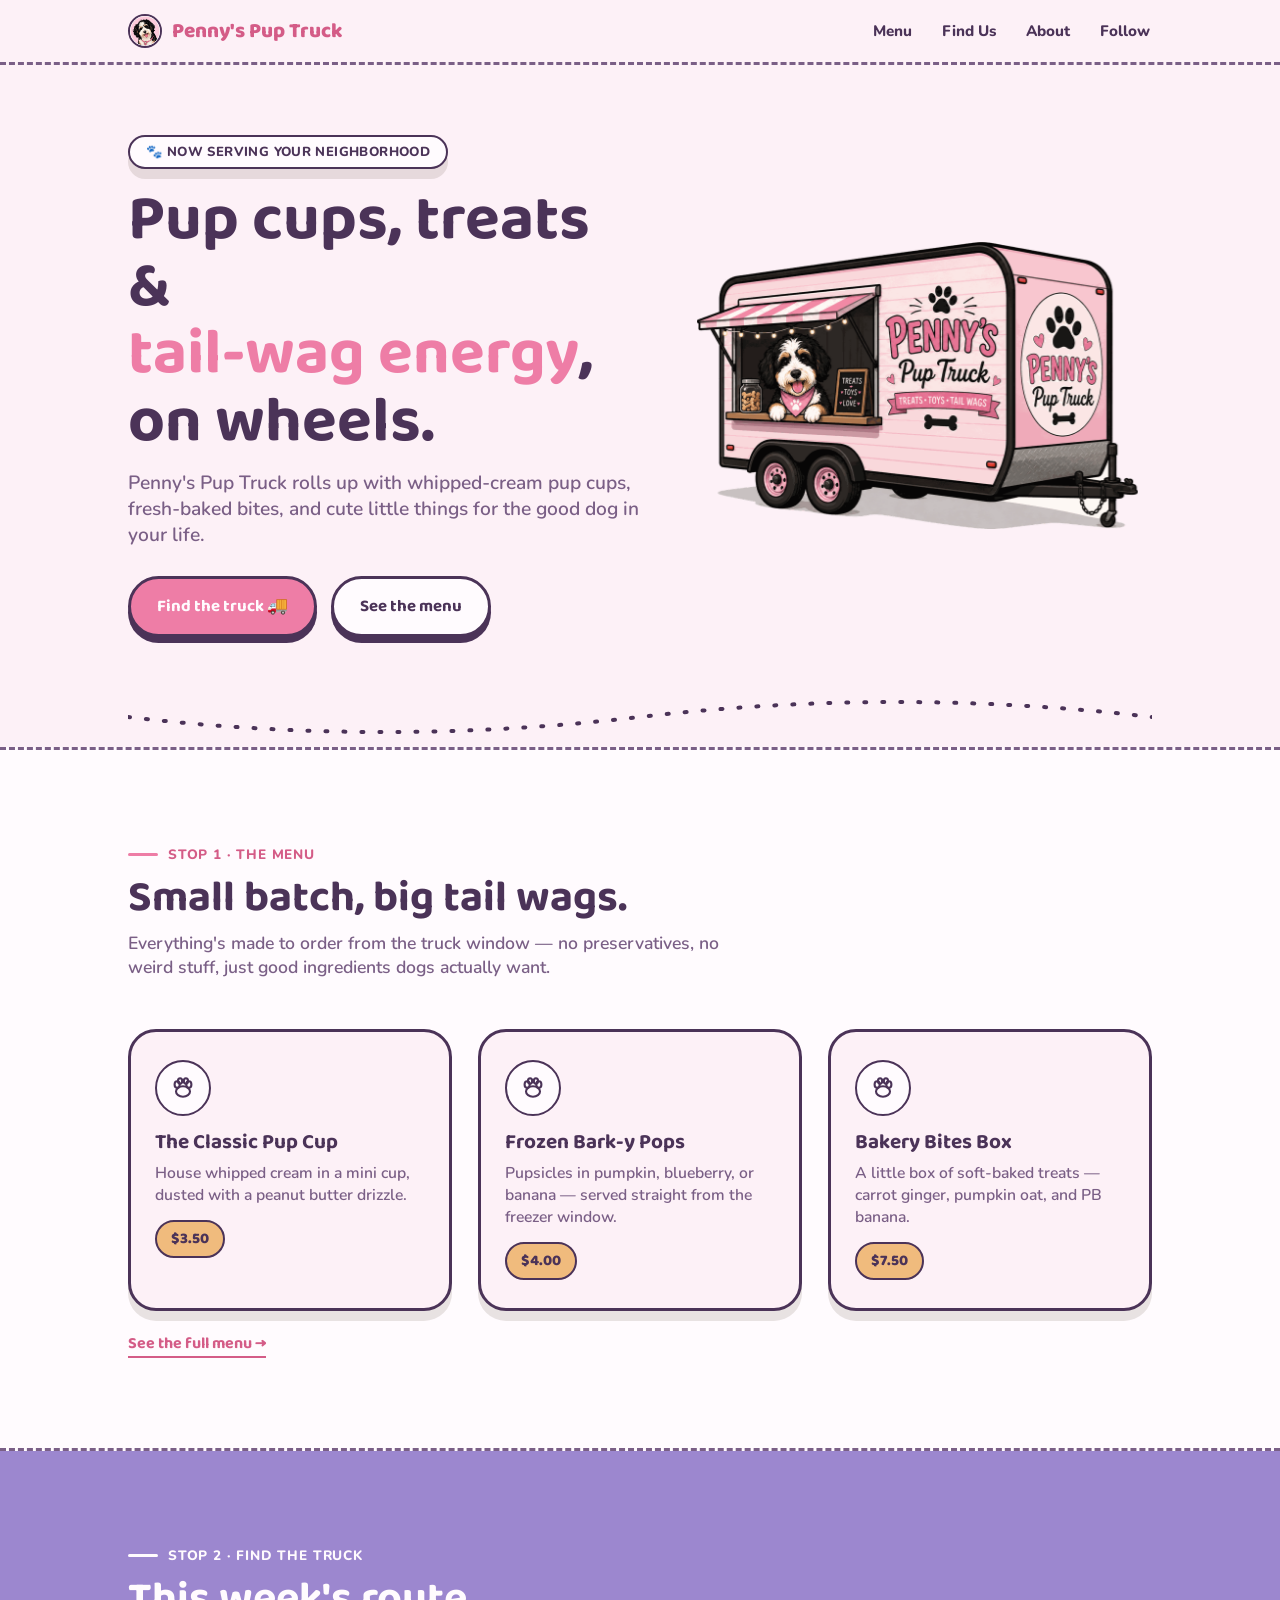
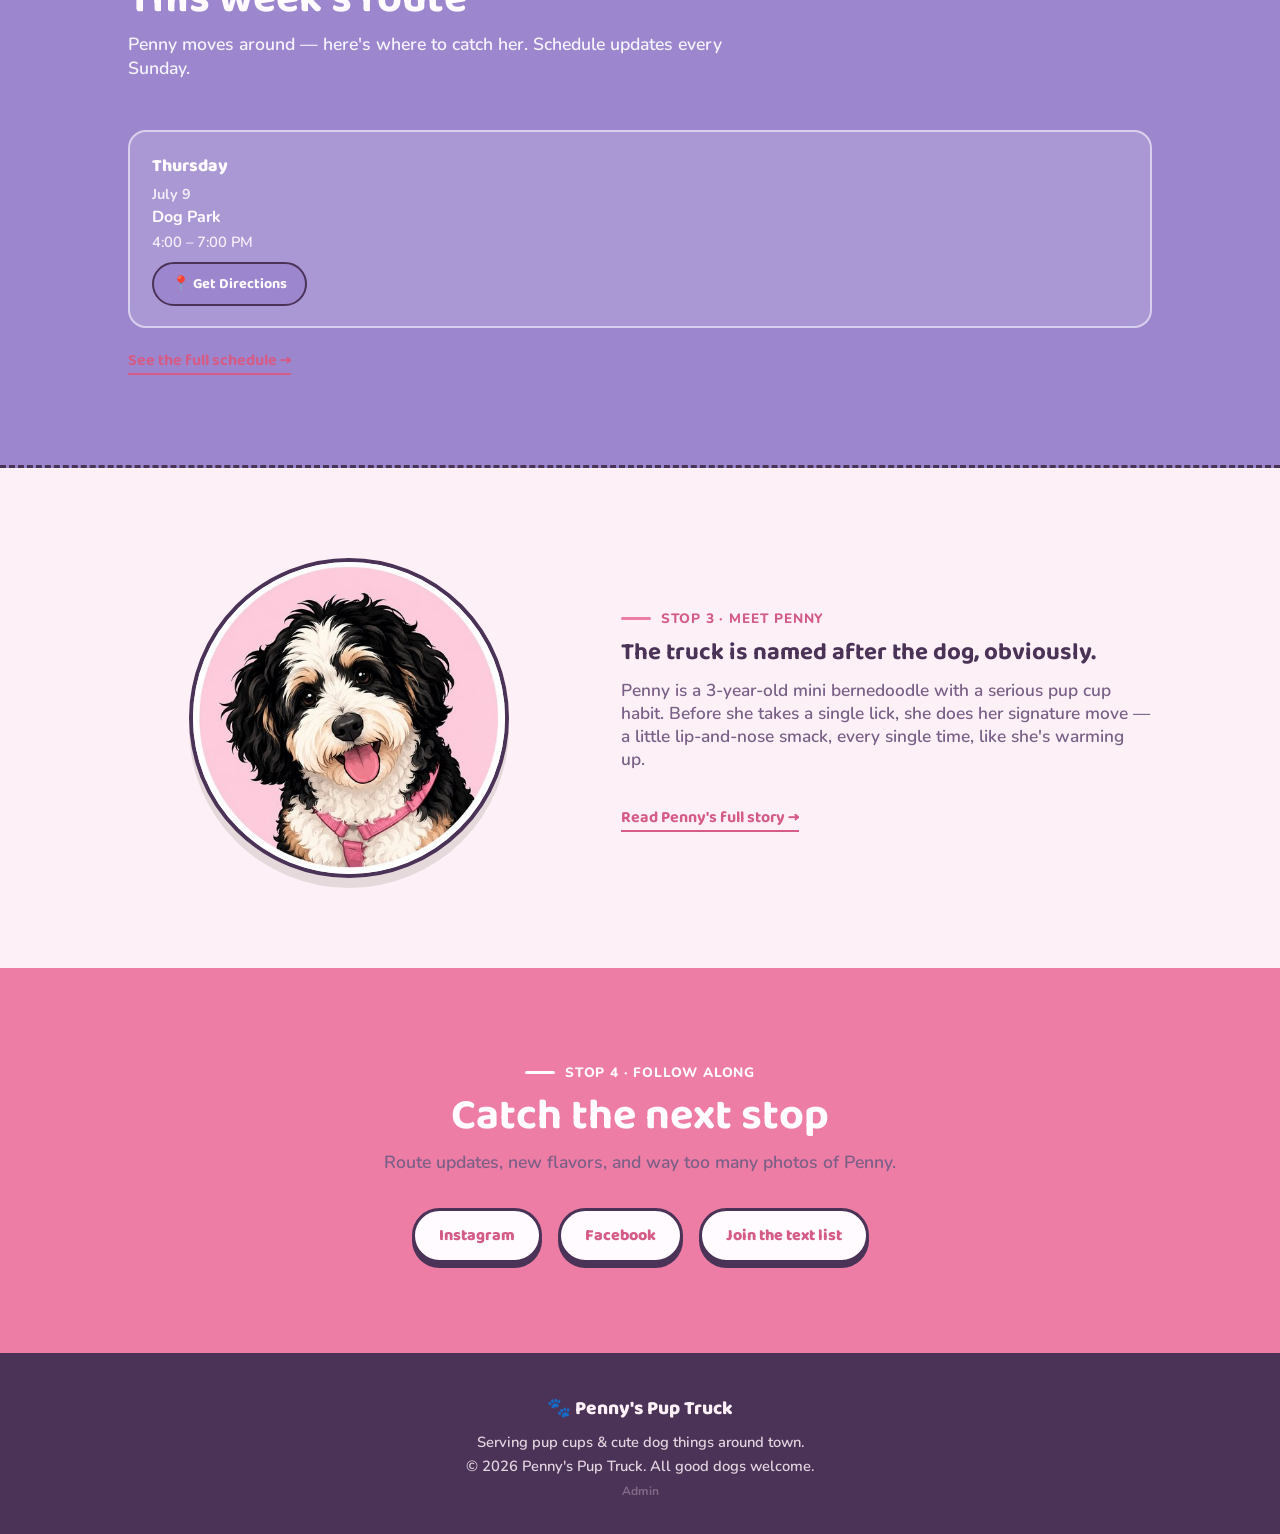
<file: index.html>
<!DOCTYPE html>
<html lang="en">
<head>
<meta charset="UTF-8">
<meta name="viewport" content="width=device-width, initial-scale=1.0">
<title>Penny's Pup Truck — Pup Cups & Cute Dog Things</title>
<link rel="preconnect" href="https://fonts.googleapis.com">
<link rel="preconnect" href="https://fonts.gstatic.com" crossorigin>
<link href="https://fonts.googleapis.com/css2?family=Baloo+2:wght@500;600;700;800&family=Nunito:ital,wght@0,400;0,600;0,700;0,800;1,700&display=swap" rel="stylesheet">
<script src="https://accounts.google.com/gsi/client" async defer></script>
<link rel="stylesheet" href="styles.css">

</head>
<body>

<nav class="nav">
  <div class="wrap">
    <div class="logo">
      <a href="about.html" class="logo-icon-link">
        <img src="images/logo.jpg" alt="Penny" class="logo-icon" id="nav-logo-img">
      </a>
      <a href="index.html" class="logo-text-link">Penny's Pup Truck</a>
    </div>
    <ul>
      <li><a href="menu.html">Menu</a></li>
      <li><a href="find.html">Find Us</a></li>
      <li><a href="about.html">About</a></li>
      <li><a href="#follow">Follow</a></li>
    </ul>
  </div>
</nav>

<div class="edit-mode-banner">✏️ You're editing this site — click any text or photo to change it, use the + buttons to add items, then hit "Save changes" below when you're done.</div>

<header class="hero">
  <div class="wrap">
    <div>
      <span class="eyebrow" id="hero-eyebrow">🐾 Now serving your neighborhood</span>
      <h1 id="hero-title">Pup cups, treats &amp;<br><span class="hl">tail-wag energy</span>,<br>on wheels.</h1>
      <p class="lede" id="hero-lede">Penny's Pup Truck rolls up with whipped-cream pup cups, fresh-baked bites, and cute little things for the good dog in your life.</p>
      <div class="btn-row">
        <a href="find.html" class="btn btn-primary">Find the truck 🚚</a>
        <a href="#menu" class="btn btn-secondary">See the menu</a>
      </div>
    </div>
    <div class="truck-scene">
      <div class="truck">
        <img src="images/truck.png" alt="Penny's Pup Truck, a pink food trailer with Penny the dog serving from the window" class="truck-img" id="truck-img">
      </div>
    </div>
  </div>
</header>

<div class="route-section">
  <div class="route-line">
    <svg viewBox="0 0 1024 60" preserveAspectRatio="none" xmlns="http://www.w3.org/2000/svg">
      <path d="M0,30 Q256,60 512,30 T1024,30" fill="none" stroke="#4B3358" stroke-width="4" stroke-dasharray="2 16" stroke-linecap="round"/>
    </svg>
  </div>
</div>

<section id="news" class="news" style="display:none;">
  <div class="wrap">
    <div class="section-head">
      <span class="stop-label">Fresh off the truck</span>
      <h2>Latest news</h2>
    </div>
    <div class="news-list" id="news-list"></div>
  </div>
</section>

<section id="menu" class="menu">
  <div class="wrap">
    <div class="section-head">
      <span class="stop-label">Stop 1 · The Menu</span>
      <h2>Small batch, big tail wags.</h2>
      <p>Everything's made to order from the truck window — no preservatives, no weird stuff, just good ingredients dogs actually want.</p>
    </div>
    <div class="menu-grid" id="menu-teaser-grid"></div>
    <a href="menu.html" class="see-more-link">See the full menu →</a>
  </div>
</section>

<section id="find" class="find">
  <div class="wrap">
    <div class="section-head">
      <span class="stop-label">Stop 2 · Find The Truck</span>
      <h2>This week's route</h2>
      <p>Penny moves around — here's where to catch her. Schedule updates every Sunday.</p>
    </div>
    <div class="schedule" id="find-teaser"></div>
    <a href="find.html" class="see-more-link">See the full schedule →</a>
  </div>
</section>

<section id="about" class="about">
  <div class="wrap">
    <div class="penny-badge">
      <img src="images/penny.jpg" alt="Penny, the mini bernedoodle behind Penny's Pup Truck" id="about-photo-img">
    </div>
    <div>
      <span class="stop-label">Stop 3 · Meet Penny</span>
      <h2>The truck is named after the dog, obviously.</h2>
      <p id="about-p1"></p>
      <a href="about.html" class="see-more-link">Read Penny's full story →</a>
    </div>
  </div>
</section>

<section id="follow" class="follow">
  <div class="wrap">
    <span class="stop-label">Stop 4 · Follow Along</span>
    <div class="section-head">
      <h2>Catch the next stop</h2>
      <p>Route updates, new flavors, and way too many photos of Penny.</p>
    </div>
    <div class="follow-links">
      <a href="#" id="link-instagram">Instagram</a>
      <a href="#" id="link-facebook">Facebook</a>
      <a href="#" id="link-textlist">Join the text list</a>
    </div>
  </div>
</section>

<footer>
  <div class="wrap">
    <div class="logo">🐾 <span id="footer-name">Penny's Pup Truck</span></div>
    <p id="footer-tagline">Serving pup cups &amp; cute dog things around town.</p>
    <p>© <span id="year"></span> <span id="footer-name-2">Penny's Pup Truck</span>. All good dogs welcome.</p>
    <p><button type="button" class="admin-btn" id="admin-open-btn">Admin</button></p>
  </div>
</footer>

<div class="signin-overlay" id="signin-overlay" style="display:none;">
  <div class="signin-card">
    <button type="button" class="signin-close" id="signin-close-btn">&times;</button>
    <h3>🐾 Admin Sign In</h3>
    <p>Sign in with the Google account that manages this site.</p>
    <div id="google-signin-button"></div>
    <div id="signin-status"></div>
  </div>
</div>

<div class="admin-toolbar" id="admin-toolbar" style="display:none;">
  <span class="status" id="admin-status">Editing</span>
  <div class="actions">
    <button class="save-btn" id="edit-save-btn">Save changes</button>
    <button class="exit-btn" id="edit-signout-btn">Sign out</button>
  </div>
</div>

<input type="file" id="file-navLogo" accept="image/*" style="display:none">
<input type="file" id="file-truck" accept="image/*" style="display:none">
<input type="file" id="file-aboutPhoto" accept="image/*" style="display:none">
<input type="file" id="file-collage" accept="image/*" style="display:none">

<div class="directions-overlay" id="directions-overlay">
  <div class="directions-card">
    <button type="button" class="directions-close" id="directions-close-btn">&times;</button>
    <h3>Get Directions</h3>
    <p id="directions-place-name"></p>
    <a href="#" target="_blank" rel="noopener" class="map-choice-btn" id="directions-google-link">Open in Google Maps</a>
    <a href="#" target="_blank" rel="noopener" class="map-choice-btn" id="directions-apple-link">Open in Apple Maps</a>
  </div>
</div>

<script src="site.js"></script>
</body>
</html>
</file>
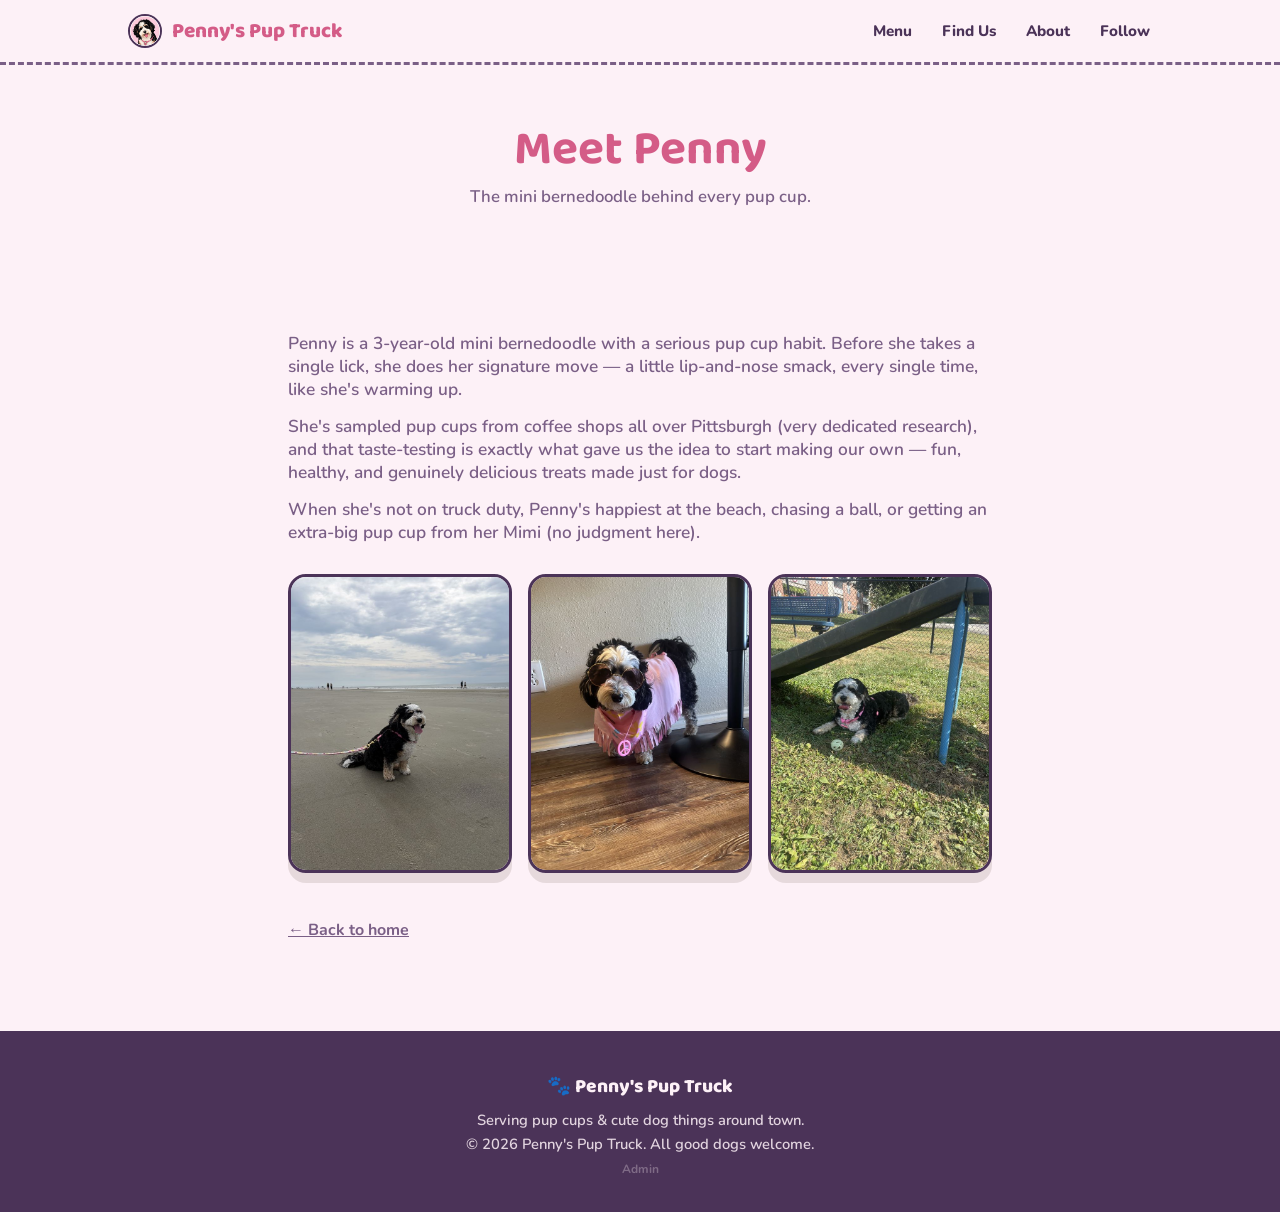
<file: about.html>
<!DOCTYPE html>
<html lang="en">
<head>
<meta charset="UTF-8">
<meta name="viewport" content="width=device-width, initial-scale=1.0">
<title>Meet Penny — Penny's Pup Truck</title>
<link rel="preconnect" href="https://fonts.googleapis.com">
<link rel="preconnect" href="https://fonts.gstatic.com" crossorigin>
<link href="https://fonts.googleapis.com/css2?family=Baloo+2:wght@500;600;700;800&family=Nunito:ital,wght@0,400;0,600;0,700;0,800;1,700&display=swap" rel="stylesheet">
<script src="https://accounts.google.com/gsi/client" async defer></script>
<link rel="stylesheet" href="styles.css">
</head>
<body>

<nav class="nav">
  <div class="wrap">
    <div class="logo">
      <a href="about.html" class="logo-icon-link">
        <img src="images/logo.jpg" alt="Penny" class="logo-icon" id="nav-logo-img">
      </a>
      <a href="index.html" class="logo-text-link">Penny's Pup Truck</a>
    </div>
    <ul>
      <li><a href="menu.html">Menu</a></li>
      <li><a href="find.html">Find Us</a></li>
      <li><a href="about.html">About</a></li>
      <li><a href="index.html#follow">Follow</a></li>
    </ul>
  </div>
</nav>

<div class="edit-mode-banner">✏️ You're editing this site — click any text or photo to change it, use the + buttons to add items, then hit "Save changes" below when you're done.</div>

<section class="page-header">
  <div class="wrap">
    <h1>Meet Penny</h1>
    <p>The mini bernedoodle behind every pup cup.</p>
  </div>
</section>

<section id="about-full" class="about">
  <div class="wrap" style="display:block; max-width:760px;">
    <p id="about-p1"></p>
    <p id="about-p2"></p>
    <p id="about-p3"></p>

    <div class="collage-grid" id="about-collage"></div>

    <a href="index.html" class="back-home-link">← Back to home</a>
  </div>
</section>

<footer>
  <div class="wrap">
    <div class="logo">🐾 <span id="footer-name">Penny's Pup Truck</span></div>
    <p id="footer-tagline">Serving pup cups &amp; cute dog things around town.</p>
    <p>© <span id="year"></span> <span id="footer-name-2">Penny's Pup Truck</span>. All good dogs welcome.</p>
    <p><button type="button" class="admin-btn" id="admin-open-btn">Admin</button></p>
  </div>
</footer>

<div class="signin-overlay" id="signin-overlay" style="display:none;">
  <div class="signin-card">
    <button type="button" class="signin-close" id="signin-close-btn">&times;</button>
    <h3>🐾 Admin Sign In</h3>
    <p>Sign in with the Google account that manages this site.</p>
    <div id="google-signin-button"></div>
    <div id="signin-status"></div>
  </div>
</div>

<div class="admin-toolbar" id="admin-toolbar" style="display:none;">
  <span class="status" id="admin-status">Editing</span>
  <div class="actions">
    <button class="save-btn" id="edit-save-btn">Save changes</button>
    <button class="exit-btn" id="edit-signout-btn">Sign out</button>
  </div>
</div>

<input type="file" id="file-navLogo" accept="image/*" style="display:none">
<input type="file" id="file-truck" accept="image/*" style="display:none">
<input type="file" id="file-aboutPhoto" accept="image/*" style="display:none">
<input type="file" id="file-collage" accept="image/*" style="display:none">

<div class="directions-overlay" id="directions-overlay">
  <div class="directions-card">
    <button type="button" class="directions-close" id="directions-close-btn">&times;</button>
    <h3>Get Directions</h3>
    <p id="directions-place-name"></p>
    <a href="#" target="_blank" rel="noopener" class="map-choice-btn" id="directions-google-link">Open in Google Maps</a>
    <a href="#" target="_blank" rel="noopener" class="map-choice-btn" id="directions-apple-link">Open in Apple Maps</a>
  </div>
</div>

<script src="site.js"></script>
</body>
</html>
</file>
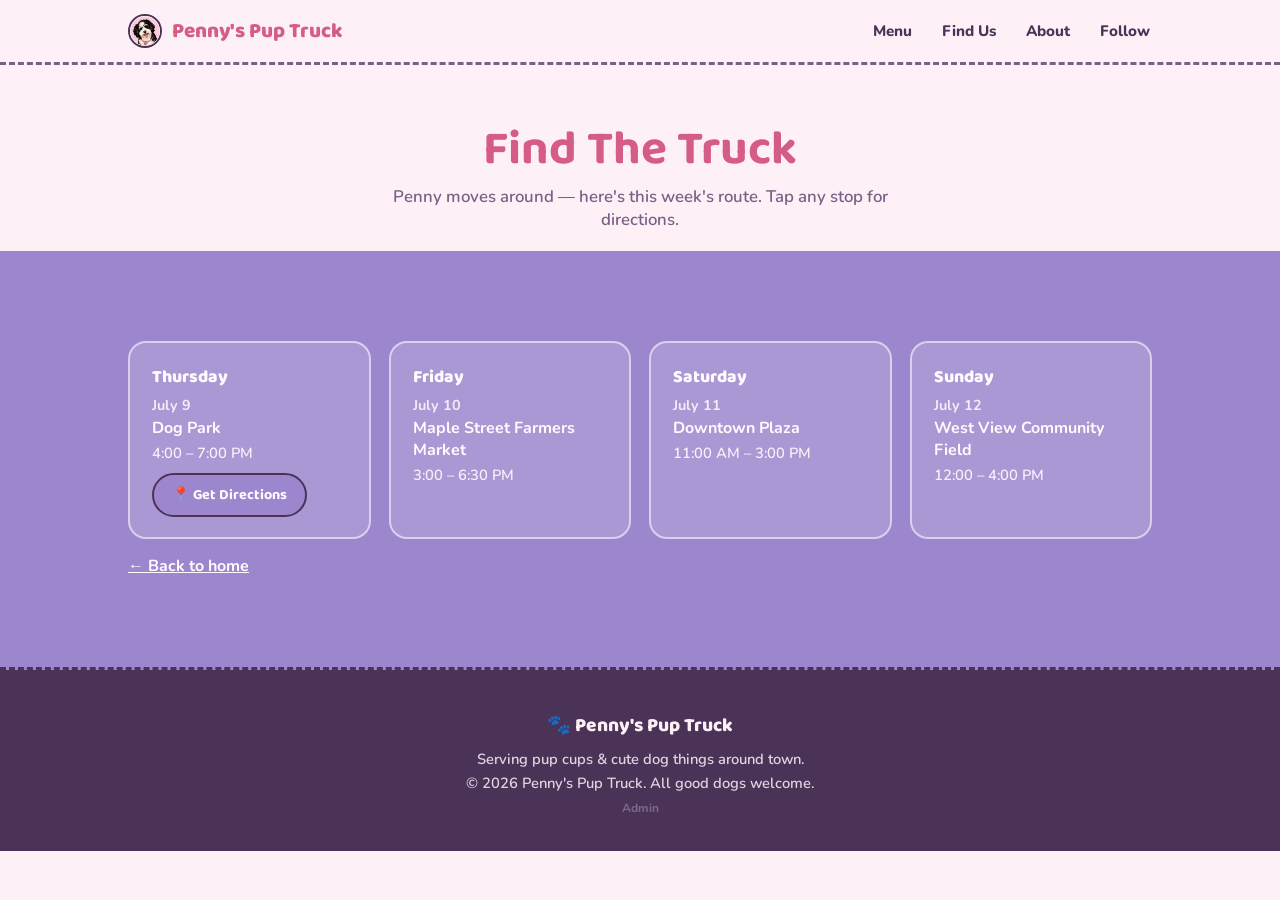
<file: find.html>
<!DOCTYPE html>
<html lang="en">
<head>
<meta charset="UTF-8">
<meta name="viewport" content="width=device-width, initial-scale=1.0">
<title>Find The Truck — Penny's Pup Truck</title>
<link rel="preconnect" href="https://fonts.googleapis.com">
<link rel="preconnect" href="https://fonts.gstatic.com" crossorigin>
<link href="https://fonts.googleapis.com/css2?family=Baloo+2:wght@500;600;700;800&family=Nunito:ital,wght@0,400;0,600;0,700;0,800;1,700&display=swap" rel="stylesheet">
<script src="https://accounts.google.com/gsi/client" async defer></script>
<link rel="stylesheet" href="styles.css">
</head>
<body>

<nav class="nav">
  <div class="wrap">
    <div class="logo">
      <a href="about.html" class="logo-icon-link">
        <img src="images/logo.jpg" alt="Penny" class="logo-icon" id="nav-logo-img">
      </a>
      <a href="index.html" class="logo-text-link">Penny's Pup Truck</a>
    </div>
    <ul>
      <li><a href="menu.html">Menu</a></li>
      <li><a href="find.html">Find Us</a></li>
      <li><a href="about.html">About</a></li>
      <li><a href="index.html#follow">Follow</a></li>
    </ul>
  </div>
</nav>

<div class="edit-mode-banner">✏️ You're editing this site — click any text or photo to change it, use the + buttons to add items, then hit "Save changes" below when you're done. Add an address to a stop so visitors can get directions.</div>

<section class="page-header">
  <div class="wrap">
    <h1>Find The Truck</h1>
    <p>Penny moves around — here's this week's route. Tap any stop for directions.</p>
  </div>
</section>

<section id="find" class="find">
  <div class="wrap">
    <div class="schedule" id="schedule-list"></div>
    <a href="index.html" class="back-home-link" style="color:var(--white); border-color:var(--white);">← Back to home</a>
  </div>
</section>

<footer>
  <div class="wrap">
    <div class="logo">🐾 <span id="footer-name">Penny's Pup Truck</span></div>
    <p id="footer-tagline">Serving pup cups &amp; cute dog things around town.</p>
    <p>© <span id="year"></span> <span id="footer-name-2">Penny's Pup Truck</span>. All good dogs welcome.</p>
    <p><button type="button" class="admin-btn" id="admin-open-btn">Admin</button></p>
  </div>
</footer>

<div class="signin-overlay" id="signin-overlay" style="display:none;">
  <div class="signin-card">
    <button type="button" class="signin-close" id="signin-close-btn">&times;</button>
    <h3>🐾 Admin Sign In</h3>
    <p>Sign in with the Google account that manages this site.</p>
    <div id="google-signin-button"></div>
    <div id="signin-status"></div>
  </div>
</div>

<div class="admin-toolbar" id="admin-toolbar" style="display:none;">
  <span class="status" id="admin-status">Editing</span>
  <div class="actions">
    <button class="save-btn" id="edit-save-btn">Save changes</button>
    <button class="exit-btn" id="edit-signout-btn">Sign out</button>
  </div>
</div>

<input type="file" id="file-navLogo" accept="image/*" style="display:none">
<input type="file" id="file-truck" accept="image/*" style="display:none">
<input type="file" id="file-aboutPhoto" accept="image/*" style="display:none">
<input type="file" id="file-collage" accept="image/*" style="display:none">

<div class="directions-overlay" id="directions-overlay">
  <div class="directions-card">
    <button type="button" class="directions-close" id="directions-close-btn">&times;</button>
    <h3>Get Directions</h3>
    <p id="directions-place-name"></p>
    <a href="#" target="_blank" rel="noopener" class="map-choice-btn" id="directions-google-link">Open in Google Maps</a>
    <a href="#" target="_blank" rel="noopener" class="map-choice-btn" id="directions-apple-link">Open in Apple Maps</a>
  </div>
</div>

<script src="site.js"></script>
</body>
</html>
</file>
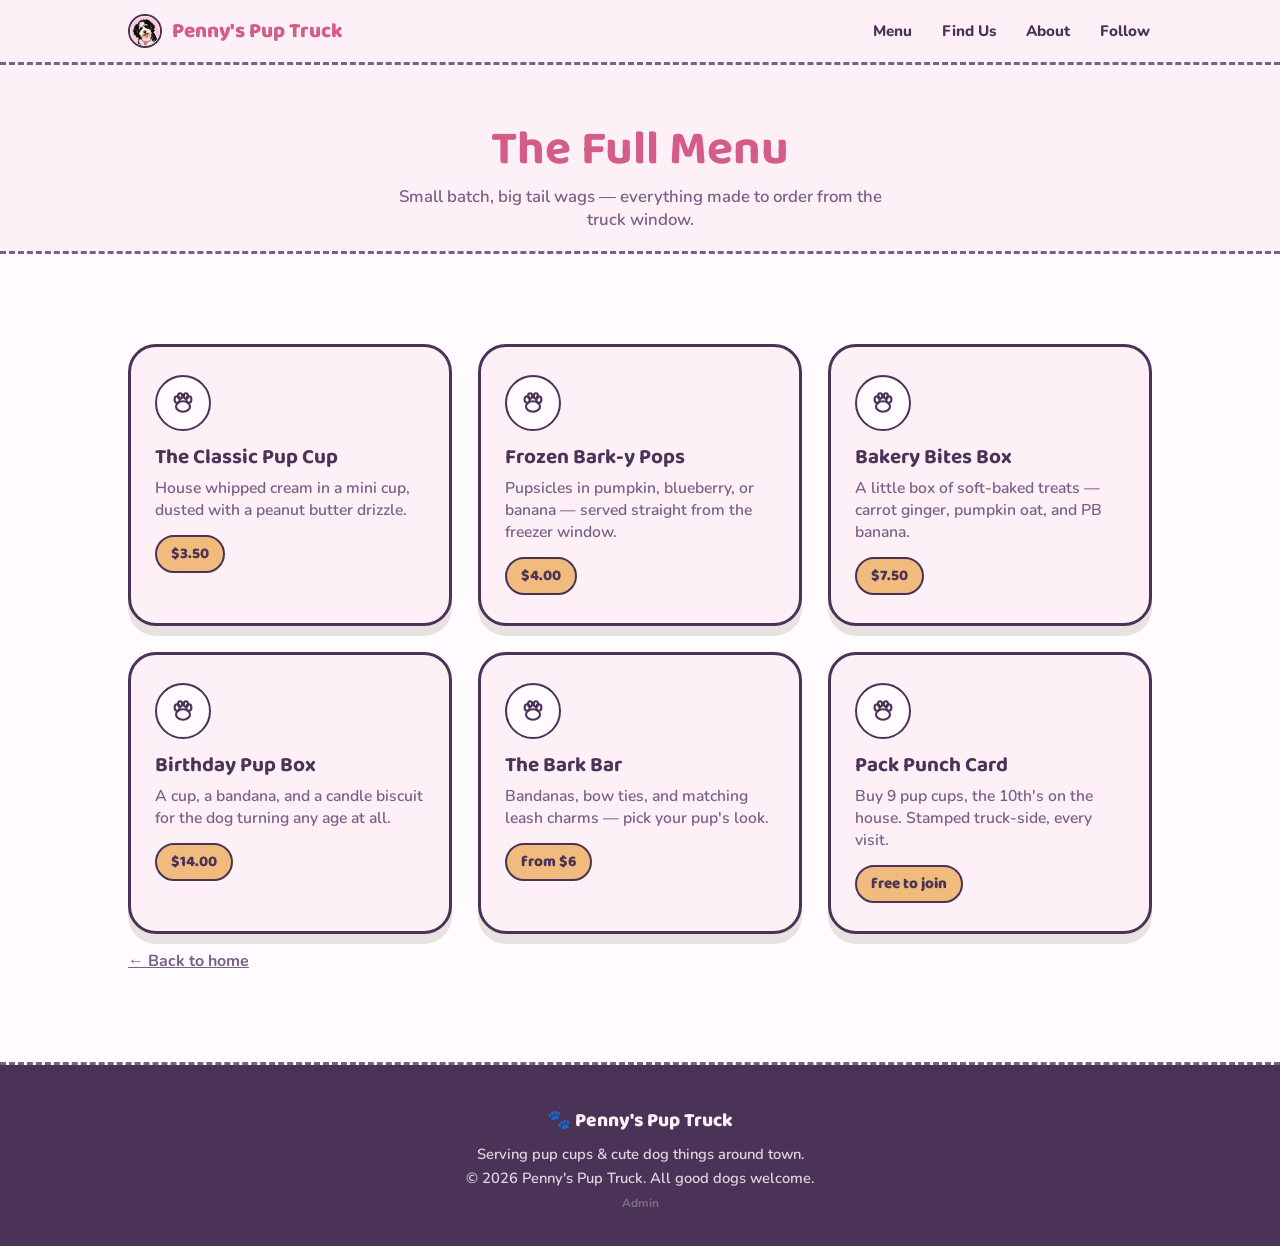
<file: menu.html>
<!DOCTYPE html>
<html lang="en">
<head>
<meta charset="UTF-8">
<meta name="viewport" content="width=device-width, initial-scale=1.0">
<title>Menu — Penny's Pup Truck</title>
<link rel="preconnect" href="https://fonts.googleapis.com">
<link rel="preconnect" href="https://fonts.gstatic.com" crossorigin>
<link href="https://fonts.googleapis.com/css2?family=Baloo+2:wght@500;600;700;800&family=Nunito:ital,wght@0,400;0,600;0,700;0,800;1,700&display=swap" rel="stylesheet">
<script src="https://accounts.google.com/gsi/client" async defer></script>
<link rel="stylesheet" href="styles.css">
</head>
<body>

<nav class="nav">
  <div class="wrap">
    <div class="logo">
      <a href="about.html" class="logo-icon-link">
        <img src="images/logo.jpg" alt="Penny" class="logo-icon" id="nav-logo-img">
      </a>
      <a href="index.html" class="logo-text-link">Penny's Pup Truck</a>
    </div>
    <ul>
      <li><a href="menu.html">Menu</a></li>
      <li><a href="find.html">Find Us</a></li>
      <li><a href="about.html">About</a></li>
      <li><a href="index.html#follow">Follow</a></li>
    </ul>
  </div>
</nav>

<div class="edit-mode-banner">✏️ You're editing this site — click any text or photo to change it, use the + buttons to add items, then hit "Save changes" below when you're done.</div>

<section class="page-header">
  <div class="wrap">
    <h1>The Full Menu</h1>
    <p>Small batch, big tail wags — everything made to order from the truck window.</p>
  </div>
</section>

<section id="menu" class="menu">
  <div class="wrap">
    <div class="menu-grid" id="menu-grid"></div>
    <a href="index.html" class="back-home-link">← Back to home</a>
  </div>
</section>

<footer>
  <div class="wrap">
    <div class="logo">🐾 <span id="footer-name">Penny's Pup Truck</span></div>
    <p id="footer-tagline">Serving pup cups &amp; cute dog things around town.</p>
    <p>© <span id="year"></span> <span id="footer-name-2">Penny's Pup Truck</span>. All good dogs welcome.</p>
    <p><button type="button" class="admin-btn" id="admin-open-btn">Admin</button></p>
  </div>
</footer>

<div class="signin-overlay" id="signin-overlay" style="display:none;">
  <div class="signin-card">
    <button type="button" class="signin-close" id="signin-close-btn">&times;</button>
    <h3>🐾 Admin Sign In</h3>
    <p>Sign in with the Google account that manages this site.</p>
    <div id="google-signin-button"></div>
    <div id="signin-status"></div>
  </div>
</div>

<div class="admin-toolbar" id="admin-toolbar" style="display:none;">
  <span class="status" id="admin-status">Editing</span>
  <div class="actions">
    <button class="save-btn" id="edit-save-btn">Save changes</button>
    <button class="exit-btn" id="edit-signout-btn">Sign out</button>
  </div>
</div>

<input type="file" id="file-navLogo" accept="image/*" style="display:none">
<input type="file" id="file-truck" accept="image/*" style="display:none">
<input type="file" id="file-aboutPhoto" accept="image/*" style="display:none">
<input type="file" id="file-collage" accept="image/*" style="display:none">

<div class="directions-overlay" id="directions-overlay">
  <div class="directions-card">
    <button type="button" class="directions-close" id="directions-close-btn">&times;</button>
    <h3>Get Directions</h3>
    <p id="directions-place-name"></p>
    <a href="#" target="_blank" rel="noopener" class="map-choice-btn" id="directions-google-link">Open in Google Maps</a>
    <a href="#" target="_blank" rel="noopener" class="map-choice-btn" id="directions-apple-link">Open in Apple Maps</a>
  </div>
</div>

<script src="site.js"></script>
</body>
</html>
</file>
<file: styles.css>
:root{
    --cream: #FDF1F7;
    --cream-dark: #FBE0ED;
    --choc: #4B3358;
    --choc-soft: #7A5F86;
    --cherry: #EE7DA6;
    --cherry-dark: #D45C87;
    --sky: #9C87CF;
    --mustard: #F0BB7D;
    --white: #FFFBFE;
    --radius-lg: 28px;
    --radius-md: 18px;
    --shadow: 0 10px 0 rgba(69, 42, 27, 0.12);
  }

  *{ box-sizing: border-box; }
  html{ scroll-behavior: smooth; }

  body{
    margin:0;
    background: var(--cream);
    color: var(--choc);
    font-family: 'Nunito', sans-serif;
    overflow-x: hidden;
  }

  h1, h2, h3, .display{
    font-family: 'Baloo 2', sans-serif;
    font-weight: 700;
    margin: 0;
    line-height: 1.05;
  }

  a{ color: inherit; }

  .wrap{
    max-width: 1080px;
    margin: 0 auto;
    padding: 0 28px;
  }

  /* ---------- NAV ---------- */
  .nav{
    position: sticky;
    top: 0;
    z-index: 50;
    background: var(--cream);
    border-bottom: 3px dashed var(--choc-soft);
  }
  .nav .wrap{
    display:flex;
    align-items:center;
    justify-content: space-between;
    padding: 14px 28px;
  }
  .nav .logo{
    display:flex;
    align-items:center;
    gap:10px;
    font-family:'Baloo 2', sans-serif;
    font-size: 1.3rem;
    font-weight: 800;
    color: var(--cherry-dark);
  }
  .nav .logo img{ width:34px; height:34px; flex-shrink:0; }
  .logo-icon-link{ display:flex; align-items:center; text-decoration:none; }
  .logo-text-link{ color: var(--cherry-dark); text-decoration:none; }
  .logo-text-link:hover{ text-decoration: underline; }
  .logo-icon{
    width: 34px;
    height: 34px;
    border-radius: 50%;
    object-fit: cover;
    border: 2px solid var(--choc);
  }
  .nav ul{
    list-style:none;
    display:flex;
    gap: 26px;
    margin:0; padding:0;
    font-weight: 800;
    font-size: 0.95rem;
  }
  .nav ul a{
    text-decoration:none;
    color: var(--choc);
    padding: 6px 2px;
    border-bottom: 3px solid transparent;
    transition: border-color .2s ease, color .2s ease;
  }
  .nav ul a:hover, .nav ul a:focus-visible{
    border-color: var(--cherry);
    color: var(--cherry-dark);
  }
  .nav-toggle{ display:none; }

  /* ---------- HERO ---------- */
  .hero{
    position: relative;
    padding: 70px 0 40px;
    overflow: hidden;
  }
  .hero .wrap{
    display:grid;
    grid-template-columns: 1.1fr 1fr;
    gap: 40px;
    align-items:center;
  }
  .eyebrow{
    display:inline-flex;
    align-items:center;
    gap:8px;
    background: var(--white);
    border: 2px solid var(--choc);
    border-radius: 999px;
    padding: 6px 16px;
    font-weight: 800;
    font-size: 0.82rem;
    letter-spacing: .03em;
    text-transform: uppercase;
    box-shadow: var(--shadow);
  }
  .hero h1{
    font-size: clamp(2.6rem, 5vw, 4.2rem);
    color: var(--choc);
    margin: 18px 0 10px;
  }
  .hero h1 .hl{
    color: var(--cherry);
    position: relative;
    display:inline-block;
  }
  .hero p.lede{
    font-size: 1.2rem;
    color: var(--choc-soft);
    max-width: 46ch;
    margin: 14px 0 28px;
    font-weight: 600;
  }
  .btn-row{ display:flex; gap:14px; flex-wrap:wrap; }
  .btn{
    display:inline-flex;
    align-items:center;
    gap:8px;
    font-family:'Baloo 2', sans-serif;
    font-weight: 700;
    font-size: 1.05rem;
    padding: 14px 26px;
    border-radius: 999px;
    border: 3px solid var(--choc);
    text-decoration:none;
    cursor:pointer;
    transition: transform .15s ease, box-shadow .15s ease;
    box-shadow: 0 6px 0 var(--choc);
  }
  .btn:active{ transform: translateY(4px); box-shadow: 0 2px 0 var(--choc); }
  .btn-primary{ background: var(--cherry); color: var(--white); }
  .btn-primary:hover{ transform: translateY(-2px); box-shadow: 0 8px 0 var(--choc); }
  .btn-secondary{ background: var(--white); color: var(--choc); }
  .btn-secondary:hover{ transform: translateY(-2px); box-shadow: 0 8px 0 var(--choc); }

  /* Truck illustration */
  .truck-scene{
    position: relative;
    height: 320px;
    display: flex;
    align-items: center;
    justify-content: center;
  }
  .truck{
    width: min(94%, 480px);
    transform: translateX(-150%);
    animation: driveIn 1.4s cubic-bezier(.25,.8,.35,1) .3s forwards;
  }
  @keyframes driveIn{
    to{ transform: translateX(0); }
  }
  .truck img{
    width:100%;
    height:auto;
    display:block;
  }

  @media (prefers-reduced-motion: reduce){
    .truck{ animation: none; transform: translateX(0); }
  }

  /* ---------- ROUTE / SIGNATURE DIVIDER ---------- */
  .route-section{
    position: relative;
    padding: 10px 0 0;
  }
  .route-line{
    position: relative;
    max-width: 1080px;
    margin: 0 auto;
    padding: 0 28px;
  }
  .route-line svg{ width:100%; display:block; }
  .paw{
    opacity: 0;
    transform: scale(.4) rotate(-12deg);
    transition: opacity .5s ease, transform .5s ease;
  }
  .paw.in-view{ opacity: 1; transform: scale(1) rotate(-12deg); }

  /* ---------- SECTION SHARED ---------- */
  section{ padding: 90px 0; position:relative; }
  .stop-label{
    display:inline-flex;
    align-items:center;
    gap:10px;
    font-weight: 800;
    color: var(--cherry-dark);
    text-transform: uppercase;
    letter-spacing: .06em;
    font-size: .85rem;
    margin-bottom: 12px;
  }
  .stop-label::before{
    content:"";
    width: 30px; height: 3px;
    background: var(--cherry);
    border-radius: 2px;
    display:inline-block;
  }
  .section-head{ max-width: 640px; margin-bottom: 50px; }
  .section-head h2{ font-size: clamp(2rem, 3.4vw, 2.7rem); }
  .section-head p{ font-size: 1.1rem; color: var(--choc-soft); font-weight:600; margin-top:10px; }

  /* ---------- MENU ---------- */
  /* ---------- NEWS ---------- */
  .news{ padding-bottom: 20px; }
  .news-list{ display:grid; gap:18px; }
  .news-card{
    background: var(--white);
    border: 3px solid var(--choc);
    border-radius: var(--radius-md);
    padding: 20px 24px;
    box-shadow: var(--shadow);
  }
  .news-card .news-date{
    font-weight: 800;
    text-transform: uppercase;
    letter-spacing: .05em;
    font-size: .8rem;
    color: var(--cherry-dark);
    margin-bottom: 6px;
  }
  .news-card h3{ font-size: 1.15rem; margin-bottom: 6px; }
  .news-card p{ font-weight: 600; color: var(--choc-soft); margin: 0; }

  .menu{ background: var(--white); border-top: 3px dashed var(--choc-soft); border-bottom: 3px dashed var(--choc-soft); }
  .menu-grid{
    display:grid;
    grid-template-columns: repeat(3, 1fr);
    gap: 26px;
  }
  .menu-card{
    background: var(--cream);
    border: 3px solid var(--choc);
    border-radius: var(--radius-lg);
    padding: 28px 24px;
    box-shadow: var(--shadow);
    transition: transform .2s ease, box-shadow .2s ease;
  }
  .menu-card:hover{
    transform: translateY(-6px) rotate(-1deg);
    box-shadow: 0 16px 0 rgba(69,42,27,.12);
  }
  .menu-card .icon{
    width: 56px; height:56px;
    display:flex; align-items:center; justify-content:center;
    background: var(--white);
    border: 2px solid var(--choc);
    border-radius: 50%;
    margin-bottom: 16px;
  }
  .menu-card h3{ font-size: 1.3rem; margin-bottom: 8px; }
  .menu-card p{ font-weight:600; color: var(--choc-soft); margin:0 0 14px; font-size: .98rem; }
  .price-tag{
    display:inline-block;
    font-family:'Baloo 2', sans-serif;
    font-weight: 800;
    background: var(--mustard);
    color: var(--choc);
    padding: 5px 14px;
    border-radius: 999px;
    font-size: .95rem;
    border: 2px solid var(--choc);
  }

  /* ---------- FIND THE TRUCK ---------- */
  .find{
    background: var(--sky);
    color: var(--white);
    border-bottom: 3px dashed var(--choc);
  }
  .find .stop-label{ color: var(--white); }
  .find .stop-label::before{ background: var(--white); }
  .find .section-head p{ color: rgba(255,255,255,.9); }
  .schedule{
    display:grid;
    grid-template-columns: repeat(auto-fit, minmax(220px,1fr));
    gap: 18px;
  }
  .stop-card{
    background: rgba(255,255,255,.14);
    border: 2px solid rgba(255,255,255,.55);
    border-radius: var(--radius-md);
    padding: 20px 22px;
  }
  .stop-card .day{
    font-family:'Baloo 2', sans-serif;
    font-weight: 800;
    font-size: 1.1rem;
    margin-bottom: 4px;
  }
  .stop-card .place{ font-weight: 700; }
  .stop-card .date{ font-weight: 700; opacity: .85; font-size: .9rem; margin-bottom: 2px; }
  .stop-card .time{ font-weight:600; opacity:.9; font-size: .92rem; margin-top:4px; }

  /* ---------- ABOUT ---------- */
  .about .wrap{
    display:grid;
    grid-template-columns: 1fr 1.2fr;
    gap: 50px;
    align-items: center;
  }
  .penny-badge{
    width: 100%;
    max-width: 320px;
    aspect-ratio: 1;
    margin: 0 auto;
    border-radius: 50%;
    background: var(--white);
    border: 4px solid var(--choc);
    overflow: hidden;
    box-shadow: var(--shadow);
  }
  .penny-badge img{
    width: 100%;
    height: 100%;
    object-fit: cover;
    display: block;
  }
  .about p{ font-size: 1.08rem; font-weight:600; color: var(--choc-soft); margin: 14px 0; }

  /* ---------- FOLLOW / SOCIAL ---------- */
  .follow{ background: var(--cherry); color: var(--white); text-align:center; }
  .follow .section-head{ margin: 0 auto 34px; }
  .follow .stop-label{ color: var(--white); justify-content:center; }
  .follow .stop-label::before{ background: var(--white); }
  .follow-links{ display:flex; gap:16px; justify-content:center; flex-wrap:wrap; }
  .follow-links a{
    background: var(--white);
    color: var(--cherry-dark);
    text-decoration:none;
    font-weight: 800;
    font-family:'Baloo 2', sans-serif;
    padding: 12px 24px;
    border-radius: 999px;
    border: 3px solid var(--choc);
    box-shadow: 0 5px 0 var(--choc);
    transition: transform .15s ease;
  }
  .follow-links a:hover{ transform: translateY(-3px); }

  /* ---------- FOOTER ---------- */
  footer{
    background: var(--choc);
    color: var(--cream);
    padding: 40px 0 30px;
    text-align:center;
  }
  footer .logo{
    font-family:'Baloo 2', sans-serif;
    font-weight:800;
    font-size:1.2rem;
    margin-bottom:8px;
  }
  footer p{ margin: 4px 0; font-weight:600; opacity:.85; font-size:.92rem; }

  /* ---------- RESPONSIVE ---------- */
  @media (max-width: 860px){
    .hero .wrap{ grid-template-columns: 1fr; }
    .truck-scene{ height: 220px; order: -1; }
    .menu-grid{ grid-template-columns: 1fr 1fr; }
    .about .wrap{ grid-template-columns: 1fr; text-align:center; }
    .nav ul{ display:none; }
  }
  @media (max-width: 560px){
    .menu-grid{ grid-template-columns: 1fr; }
    .hero p.lede{ font-size: 1.05rem; }
  }

  :focus-visible{ outline: 3px solid var(--sky); outline-offset: 2px; }

  /* ---------- INLINE EDIT MODE ---------- */
  .menu-card, .news-card, .stop-card{ position: relative; }

  [contenteditable="true"]{
    outline: 2px dashed var(--sky);
    outline-offset: 3px;
    border-radius: 4px;
    cursor: text;
  }
  [contenteditable="true"]:focus{
    outline: 2px solid var(--cherry);
    background: rgba(156,135,207,.08);
  }
  .editable-img{ cursor: pointer; outline: 3px dashed var(--sky); outline-offset: 2px; }
  .editable-link{ outline: 2px dashed var(--sky); outline-offset: 3px; border-radius: 4px; }

  .remove-item-btn{
    position: absolute;
    top: 8px; right: 8px;
    background: #D4514C;
    color: white;
    border: none;
    border-radius: 999px;
    width: 24px; height: 24px;
    font-weight: 800;
    cursor: pointer;
    line-height: 1;
    z-index: 5;
  }
  .add-item-btn{
    background: var(--white);
    border: 2px dashed var(--cherry-dark);
    color: var(--cherry-dark);
    border-radius: 10px;
    padding: 12px 16px;
    font-weight: 800;
    font-family: 'Nunito', sans-serif;
    font-size: .95rem;
    cursor: pointer;
    width: 100%;
    margin-top: 8px;
  }
  .add-item-btn:hover{ background: var(--cream); }

  .admin-toolbar{
    position: fixed;
    bottom: 0; left: 0; right: 0;
    background: var(--choc);
    color: var(--white);
    padding: 14px 24px;
    display: flex;
    align-items: center;
    justify-content: space-between;
    z-index: 999;
    box-shadow: 0 -4px 16px rgba(0,0,0,.2);
  }
  .admin-toolbar .status{ font-weight: 700; font-size: .9rem; opacity: .9; }
  .admin-toolbar .actions{ display: flex; gap: 10px; }
  .admin-toolbar button{
    font-family: 'Baloo 2', sans-serif;
    font-weight: 700;
    border-radius: 999px;
    padding: 10px 22px;
    cursor: pointer;
    border: 2px solid var(--white);
    font-size: .95rem;
  }
  .admin-toolbar .save-btn{ background: var(--cherry); color: var(--white); border-color: var(--white); }
  .admin-toolbar .exit-btn{ background: transparent; color: var(--white); }

  .admin-btn{
    font-family: 'Nunito', sans-serif;
    font-weight: 700;
    font-size: .75rem;
    text-decoration: none;
    color: var(--cream);
    opacity: .35;
    transition: opacity .15s ease;
    background: none;
    border: none;
    cursor: pointer;
    padding: 0;
  }
  .admin-btn:hover{ opacity: .8; }
  body.admin-edit-mode .admin-btn{ display: none; }

  .signin-overlay{
    position: fixed;
    inset: 0;
    background: rgba(75,51,88,.55);
    z-index: 1000;
    display: flex;
    align-items: center;
    justify-content: center;
    padding: 20px;
  }
  .signin-card{
    background: var(--white);
    border: 3px solid var(--choc);
    border-radius: 20px;
    padding: 32px 28px;
    max-width: 340px;
    width: 100%;
    text-align: center;
    position: relative;
    box-shadow: var(--shadow);
  }
  .signin-card h3{ font-size: 1.3rem; color: var(--cherry-dark); margin-bottom: 8px; }
  .signin-card p{ color: var(--choc-soft); font-weight: 600; font-size: .9rem; margin-bottom: 18px; }
  .signin-card #google-signin-button{ display: flex; justify-content: center; }
  .signin-close{
    position: absolute;
    top: 10px; right: 14px;
    background: none;
    border: none;
    font-size: 1.4rem;
    color: var(--choc-soft);
    cursor: pointer;
    line-height: 1;
  }
  #signin-status{
    display: none;
    margin-top: 14px;
    font-weight: 700;
    font-size: .85rem;
    color: #D4514C;
    background: #FCE4E1;
    border: 2px solid #D4514C;
    border-radius: 10px;
    padding: 8px 12px;
  }

  /* clearer hover cues while actively editing */
  body.admin-edit-mode [contenteditable="true"]:hover{
    background: rgba(156,135,207,.12);
  }
  body.admin-edit-mode [contenteditable="true"]::after{
    content: '✏️';
    font-size: .7em;
    opacity: 0;
    margin-left: 4px;
  }
  body.admin-edit-mode [contenteditable="true"]:hover::after{ opacity: .6; }
  .editable-img:hover{ filter: brightness(.85); }

  .edit-mode-banner{
    display:none;
    background: var(--sky);
    color: var(--white);
    text-align: center;
    font-weight: 700;
    font-size: .9rem;
    padding: 10px 20px;
  }
  body.admin-edit-mode .edit-mode-banner{ display:block; }

  body.admin-edit-mode{ padding-bottom: 70px; }

  /* ---------- DIRECTIONS + ADDRESS FIELD ---------- */
  .directions-btn{
    display: inline-block;
    margin-top: 10px;
    background: var(--sky);
    color: var(--white);
    border: 2px solid var(--choc);
    border-radius: 999px;
    padding: 8px 18px;
    font-family: 'Baloo 2', sans-serif;
    font-weight: 700;
    font-size: .9rem;
    cursor: pointer;
  }
  .directions-btn:hover{ background: var(--cherry); }
  .address-label{
    display: block;
    font-weight: 800;
    font-size: .75rem;
    text-transform: uppercase;
    letter-spacing: .03em;
    margin-top: 10px;
    opacity: .8;
  }
  .address-edit{ font-size: .9rem; }

  .directions-overlay{
    position: fixed;
    inset: 0;
    background: rgba(75,51,88,.55);
    z-index: 1000;
    display: none;
    align-items: center;
    justify-content: center;
    padding: 20px;
  }
  .directions-card{
    background: var(--white);
    border: 3px solid var(--choc);
    border-radius: 20px;
    padding: 28px;
    max-width: 320px;
    width: 100%;
    text-align: center;
    position: relative;
  }
  .directions-card h3{ font-size: 1.15rem; color: var(--cherry-dark); margin-bottom: 6px; }
  .directions-card p{ color: var(--choc-soft); font-weight: 600; font-size: .88rem; margin-bottom: 18px; }
  .directions-card .map-choice-btn{
    display: block;
    width: 100%;
    margin-bottom: 10px;
    padding: 12px;
    border-radius: 12px;
    border: 2px solid var(--choc);
    font-family: 'Baloo 2', sans-serif;
    font-weight: 700;
    text-decoration: none;
    color: var(--choc);
    background: var(--cream);
  }
  .directions-card .map-choice-btn:hover{ background: var(--sky); color: var(--white); }
  .directions-close{
    position: absolute;
    top: 8px; right: 12px;
    background: none;
    border: none;
    font-size: 1.3rem;
    color: var(--choc-soft);
    cursor: pointer;
  }

  /* ---------- TEASER SECTIONS (homepage condensed views) ---------- */
  .see-more-link{
    display: inline-block;
    margin-top: 20px;
    font-family: 'Baloo 2', sans-serif;
    font-weight: 700;
    color: var(--cherry-dark);
    text-decoration: none;
    border-bottom: 2px solid var(--cherry-dark);
  }
  .see-more-link:hover{ opacity: .75; }

  /* ---------- SUBPAGE HEADER (menu.html, find.html) ---------- */
  .page-header{
    padding: 60px 0 20px;
    text-align: center;
  }
  .page-header h1{
    font-size: clamp(2.2rem, 4vw, 3rem);
    color: var(--cherry-dark);
    margin-bottom: 10px;
  }
  .page-header p{
    color: var(--choc-soft);
    font-weight: 600;
    font-size: 1.05rem;
    max-width: 50ch;
    margin: 0 auto;
  }
  .back-home-link{
    display: inline-block;
    margin-top: 16px;
    font-weight: 700;
    color: var(--choc-soft);
    text-decoration: underline;
  }
  .nav .logo{ text-decoration: none; cursor: pointer; }

  /* ---------- PHOTO COLLAGE (About page) ---------- */
  .collage-grid{
    display: grid;
    grid-template-columns: repeat(3, 1fr);
    gap: 16px;
    margin: 30px 0;
  }
  .collage-item{
    position: relative;
    aspect-ratio: 3/4;
    border-radius: var(--radius-md);
    overflow: hidden;
    border: 3px solid var(--choc);
    box-shadow: var(--shadow);
  }
  .collage-item img{
    width: 100%;
    height: 100%;
    object-fit: cover;
    display: block;
  }
  @media (max-width: 640px){
    .collage-grid{ grid-template-columns: repeat(2, 1fr); }
  }
</file>
